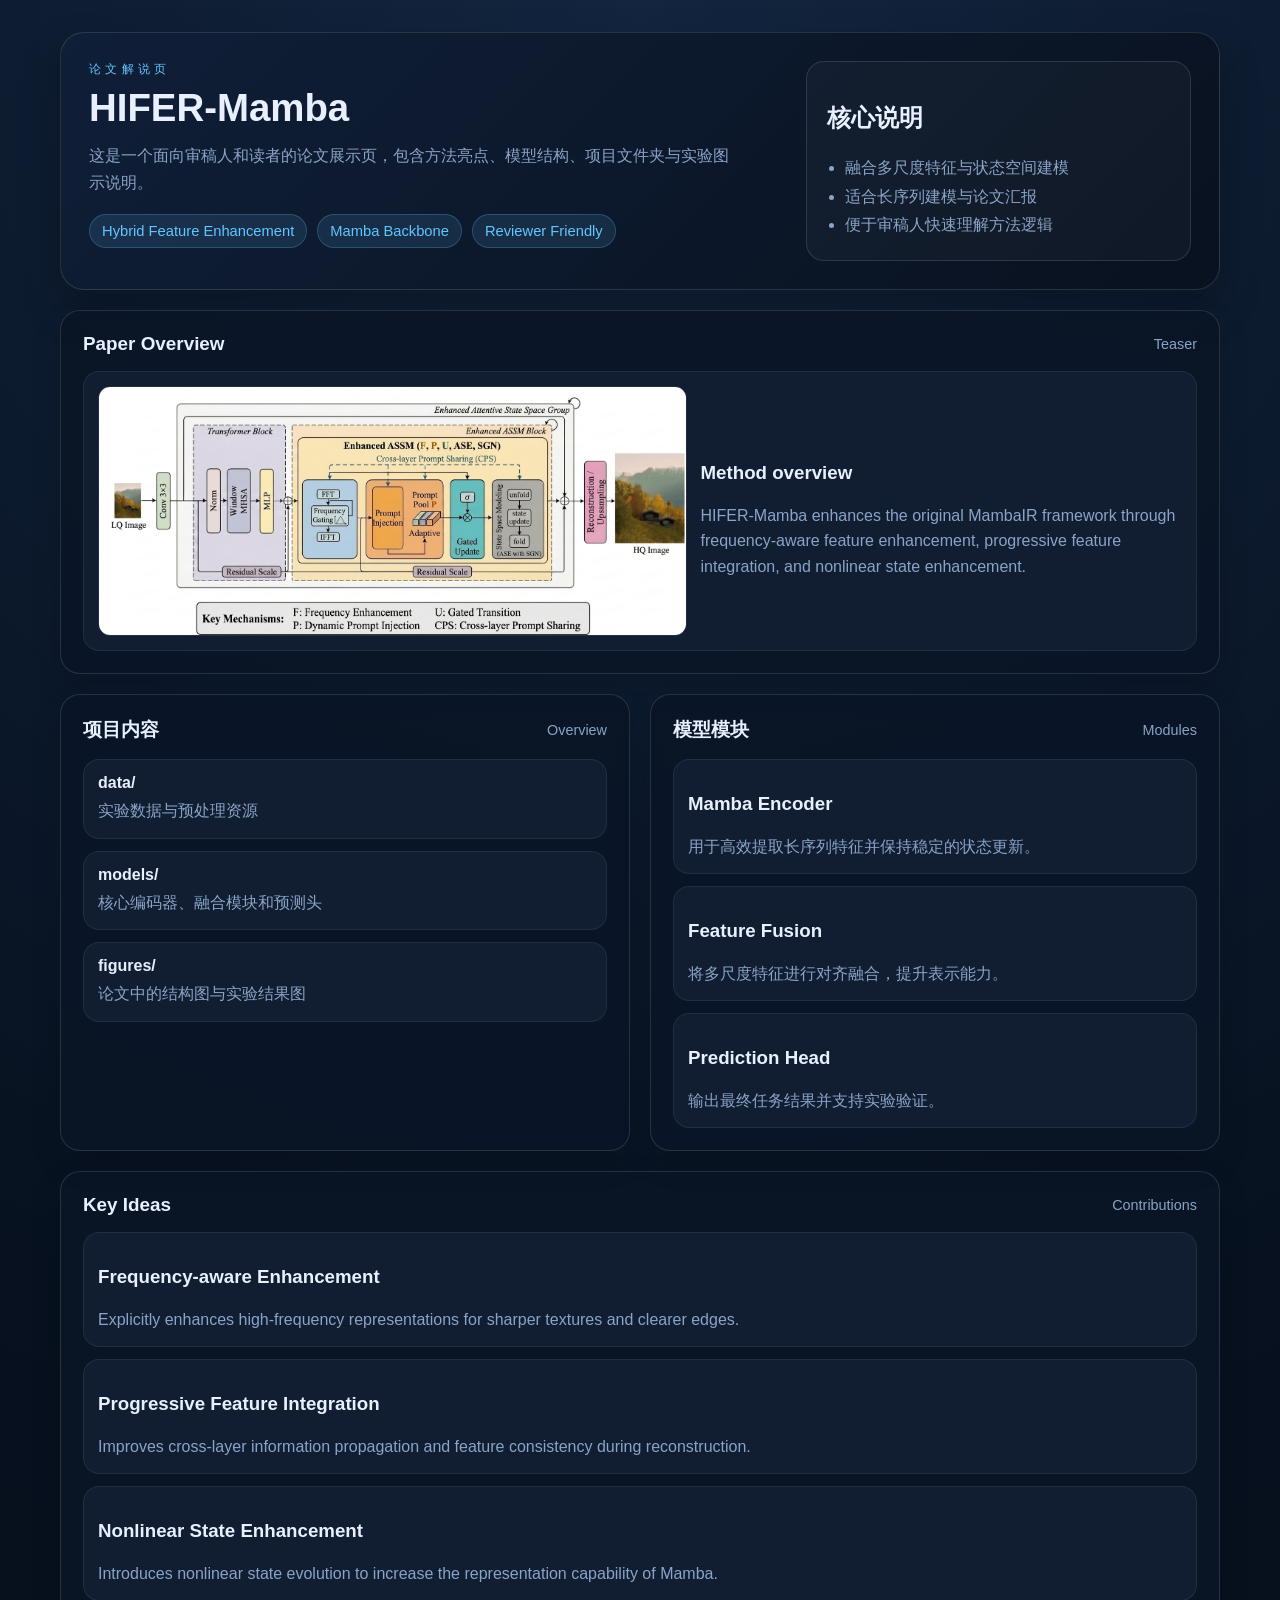
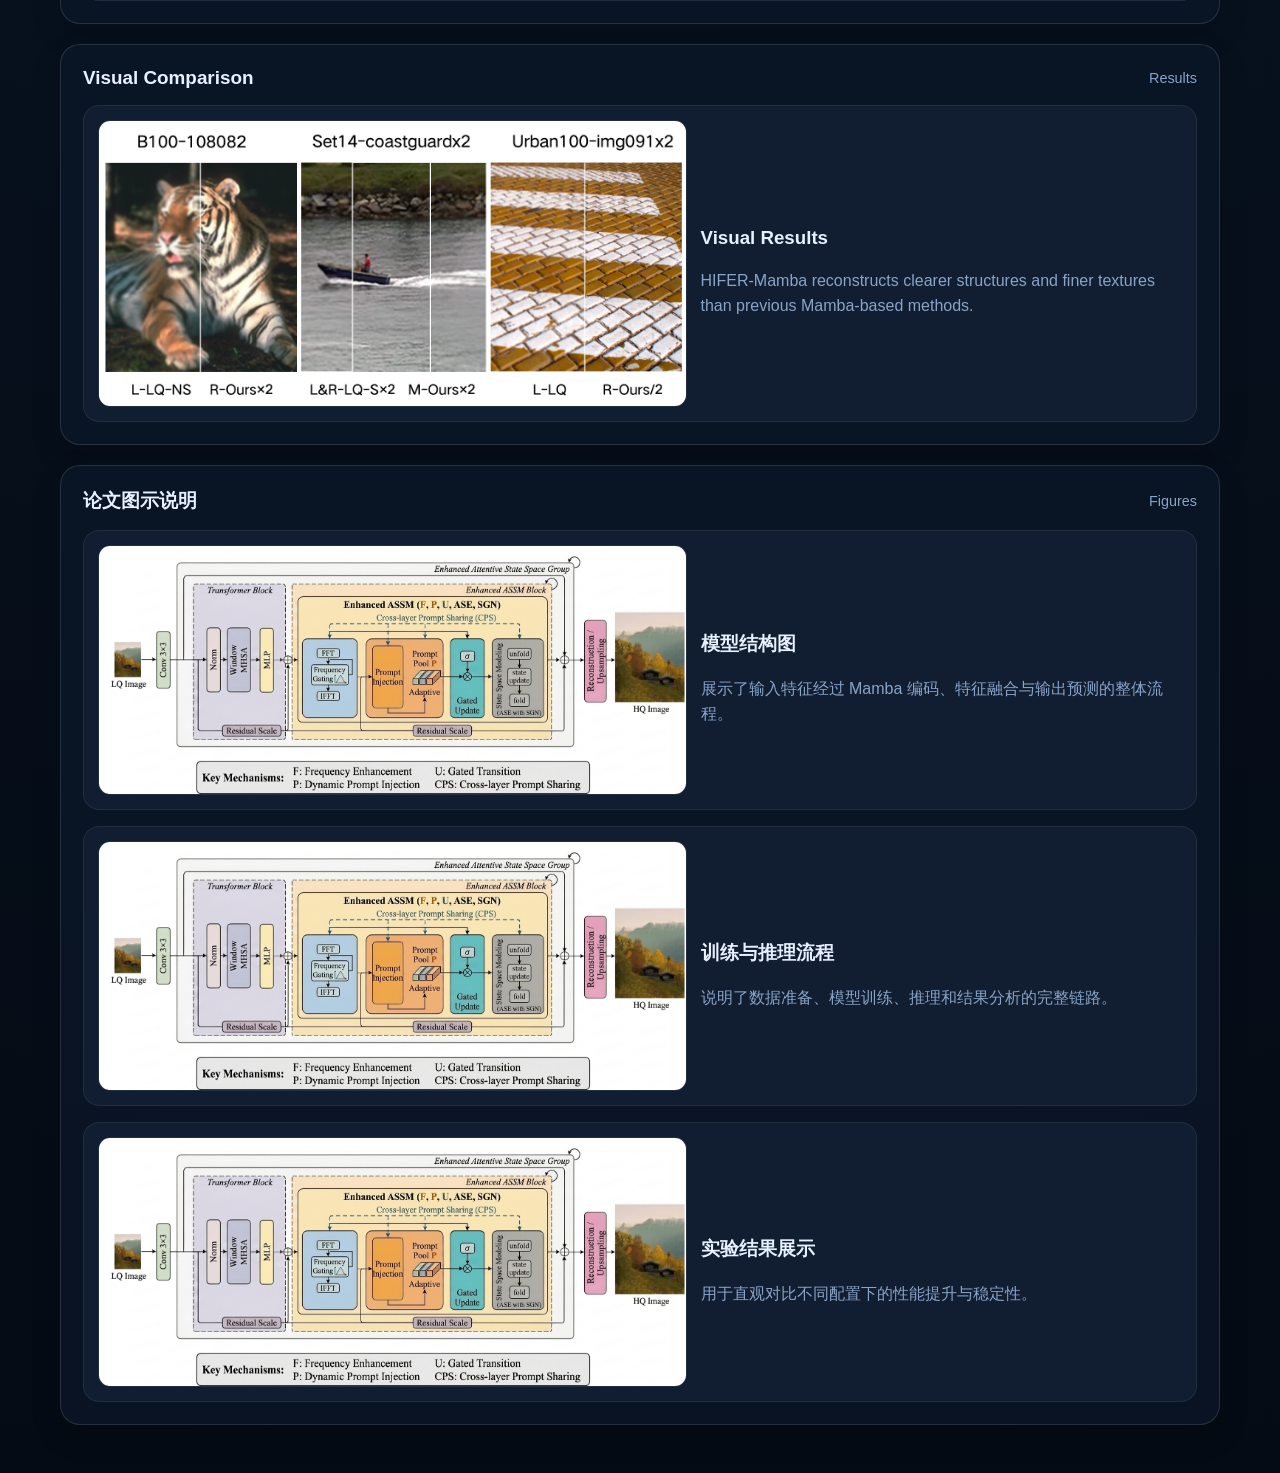
<file: docs/index.html>
<!DOCTYPE html>
<html lang="zh-CN">
  <head>
    <meta charset="UTF-8" />
    <meta name="viewport" content="width=device-width, initial-scale=1.0" />
    <title>HIFER-Mamba 论文解说页</title>
    <link rel="stylesheet" href="../styles.css" />
  </head>
  <body>
    <div class="page-shell">
      <header class="hero">
        <div class="hero__intro">
          <p class="eyebrow">论文解说页</p>
          <h1>HIFER-Mamba</h1>
          <p class="hero__summary">
            这是一个面向审稿人和读者的论文展示页，包含方法亮点、模型结构、项目文件夹与实验图示说明。
          </p>
          <div class="tag-row">
            <span>Hybrid Feature Enhancement</span>
            <span>Mamba Backbone</span>
            <span>Reviewer Friendly</span>
          </div>
        </div>
        <div class="hero__panel">
          <h2>核心说明</h2>
          <ul>
            <li>融合多尺度特征与状态空间建模</li>
            <li>适合长序列建模与论文汇报</li>
            <li>便于审稿人快速理解方法逻辑</li>
          </ul>
        </div>
      </header>

      <section class="panel panel--wide" style="margin-top: 20px;">
        <div class="panel__title-row">
          <h2>Paper Overview</h2>
          <span>Teaser</span>
        </div>
        <div class="figure-card">
          <img src="./figures/overview.png" alt="HIFER-Mamba overview" />
          <div>
            <h3>Method overview</h3>
            <p>HIFER-Mamba enhances the original MambaIR framework through frequency-aware feature enhancement, progressive feature integration, and nonlinear state enhancement.</p>
          </div>
        </div>
      </section>

      <main class="content-grid">
        <section class="panel">
          <div class="panel__title-row">
            <h2>项目内容</h2>
            <span>Overview</span>
          </div>
          <div class="folder-list">
            <div class="folder-card">
              <strong>data/</strong>
              <p>实验数据与预处理资源</p>
            </div>
            <div class="folder-card">
              <strong>models/</strong>
              <p>核心编码器、融合模块和预测头</p>
            </div>
            <div class="folder-card">
              <strong>figures/</strong>
              <p>论文中的结构图与实验结果图</p>
            </div>
          </div>
        </section>

        <section class="panel">
          <div class="panel__title-row">
            <h2>模型模块</h2>
            <span>Modules</span>
          </div>
          <div class="model-grid">
            <article class="model-card">
              <h3>Mamba Encoder</h3>
              <p>用于高效提取长序列特征并保持稳定的状态更新。</p>
            </article>
            <article class="model-card">
              <h3>Feature Fusion</h3>
              <p>将多尺度特征进行对齐融合，提升表示能力。</p>
            </article>
            <article class="model-card">
              <h3>Prediction Head</h3>
              <p>输出最终任务结果并支持实验验证。</p>
            </article>
          </div>
        </section>
      </main>

      <section class="panel panel--wide">
        <div class="panel__title-row">
          <h2>Key Ideas</h2>
          <span>Contributions</span>
        </div>
        <div class="model-grid">
          <article class="model-card">
            <h3>Frequency-aware Enhancement</h3>
            <p>Explicitly enhances high-frequency representations for sharper textures and clearer edges.</p>
          </article>
          <article class="model-card">
            <h3>Progressive Feature Integration</h3>
            <p>Improves cross-layer information propagation and feature consistency during reconstruction.</p>
          </article>
          <article class="model-card">
            <h3>Nonlinear State Enhancement</h3>
            <p>Introduces nonlinear state evolution to increase the representation capability of Mamba.</p>
          </article>
        </div>
      </section>

      <section class="panel panel--wide">
        <div class="panel__title-row">
          <h2>Visual Comparison</h2>
          <span>Results</span>
        </div>
        <div class="figure-card">
          <img src="./figures/LQ-ours.png" alt="Visual comparison result" />
          <div>
            <h3>Visual Results</h3>
            <p>HIFER-Mamba reconstructs clearer structures and finer textures than previous Mamba-based methods.</p>
          </div>
        </div>
      </section>

      <section class="panel panel--wide">
        <div class="panel__title-row">
          <h2>论文图示说明</h2>
          <span>Figures</span>
        </div>
        <div class="figure-grid">
          <article class="figure-card">
            <img src="./figures/overview.png" alt="模型结构图" />
            <div>
              <h3>模型结构图</h3>
              <p>展示了输入特征经过 Mamba 编码、特征融合与输出预测的整体流程。</p>
            </div>
          </article>
          <article class="figure-card">
            <img src="./figures/overview.png" alt="训练流程图" />
            <div>
              <h3>训练与推理流程</h3>
              <p>说明了数据准备、模型训练、推理和结果分析的完整链路。</p>
            </div>
          </article>
          <article class="figure-card">
            <img src="./figures/overview.png" alt="实验结果图" />
            <div>
              <h3>实验结果展示</h3>
              <p>用于直观对比不同配置下的性能提升与稳定性。</p>
            </div>
          </article>
        </div>
      </section>
    </div>
  </body>
</html>
</file>
<file: styles.css>
:root {
  color-scheme: dark;
  --bg: #07111f;
  --panel: rgba(10, 21, 38, 0.92);
  --panel-strong: #111d31;
  --border: rgba(255, 255, 255, 0.12);
  --text: #e8f0ff;
  --muted: #89a4c7;
  --accent: #63c5ff;
  --accent-2: #7bdcb5;
}

* {
  box-sizing: border-box;
}

body {
  margin: 0;
  font-family: "Segoe UI", Arial, sans-serif;
  background: radial-gradient(circle at top, #13253f 0%, var(--bg) 45%, #050b14 100%);
  color: var(--text);
}

img {
  display: block;
  width: 100%;
}

.page-shell {
  max-width: 1200px;
  margin: 0 auto;
  padding: 32px 20px 48px;
}

.hero {
  display: grid;
  grid-template-columns: 1.8fr 1fr;
  gap: 24px;
  padding: 28px;
  border: 1px solid var(--border);
  background: linear-gradient(135deg, rgba(16, 31, 56, 0.96), rgba(9, 17, 30, 0.96));
  border-radius: 24px;
  box-shadow: 0 20px 40px rgba(0, 0, 0, 0.25);
}

.eyebrow {
  margin: 0 0 8px;
  letter-spacing: 0.35em;
  text-transform: uppercase;
  font-size: 0.78rem;
  color: var(--accent);
}

h1 {
  margin: 0;
  font-size: 2.4rem;
}

.hero__summary {
  margin: 12px 0 0;
  max-width: 640px;
  color: var(--muted);
  line-height: 1.7;
}

.tag-row {
  display: flex;
  flex-wrap: wrap;
  gap: 10px;
  margin-top: 18px;
}

.tag-row span {
  padding: 8px 12px;
  border-radius: 999px;
  background: rgba(99, 197, 255, 0.12);
  color: var(--accent);
  border: 1px solid rgba(99, 197, 255, 0.24);
  font-size: 0.92rem;
}

.hero__panel {
  padding: 20px;
  border-radius: 18px;
  background: rgba(255, 255, 255, 0.03);
  border: 1px solid var(--border);
}

.hero__panel ul {
  margin: 10px 0 0;
  padding-left: 18px;
  color: var(--muted);
  line-height: 1.8;
}

.content-grid {
  display: grid;
  grid-template-columns: 1fr 1fr;
  gap: 20px;
  margin-top: 20px;
}

.panel {
  padding: 22px;
  border-radius: 20px;
  background: var(--panel);
  border: 1px solid var(--border);
  box-shadow: 0 12px 30px rgba(0, 0, 0, 0.16);
}

.panel--wide {
  margin-top: 20px;
}

.panel__title-row {
  display: flex;
  justify-content: space-between;
  align-items: center;
  margin-bottom: 16px;
}

.panel__title-row h2 {
  margin: 0;
  font-size: 1.18rem;
}

.panel__title-row span {
  color: var(--muted);
  font-size: 0.9rem;
}

.folder-list {
  display: grid;
  gap: 12px;
}

.folder-card,
.model-card,
.figure-card {
  padding: 14px;
  border-radius: 16px;
  background: var(--panel-strong);
  border: 1px solid rgba(255, 255, 255, 0.07);
}

.folder-card p,
.model-card p,
.figure-card p {
  margin: 6px 0 0;
  color: var(--muted);
  line-height: 1.6;
}

.model-grid {
  display: grid;
  gap: 12px;
}

.figure-grid {
  display: grid;
  gap: 16px;
}

.figure-card {
  display: grid;
  grid-template-columns: 1.1fr 0.9fr;
  gap: 14px;
  align-items: center;
}

.figure-card img {
  border-radius: 12px;
  border: 1px solid rgba(255, 255, 255, 0.08);
}

@media (max-width: 900px) {
  .hero,
  .content-grid,
  .figure-card {
    grid-template-columns: 1fr;
  }
}
</file>
